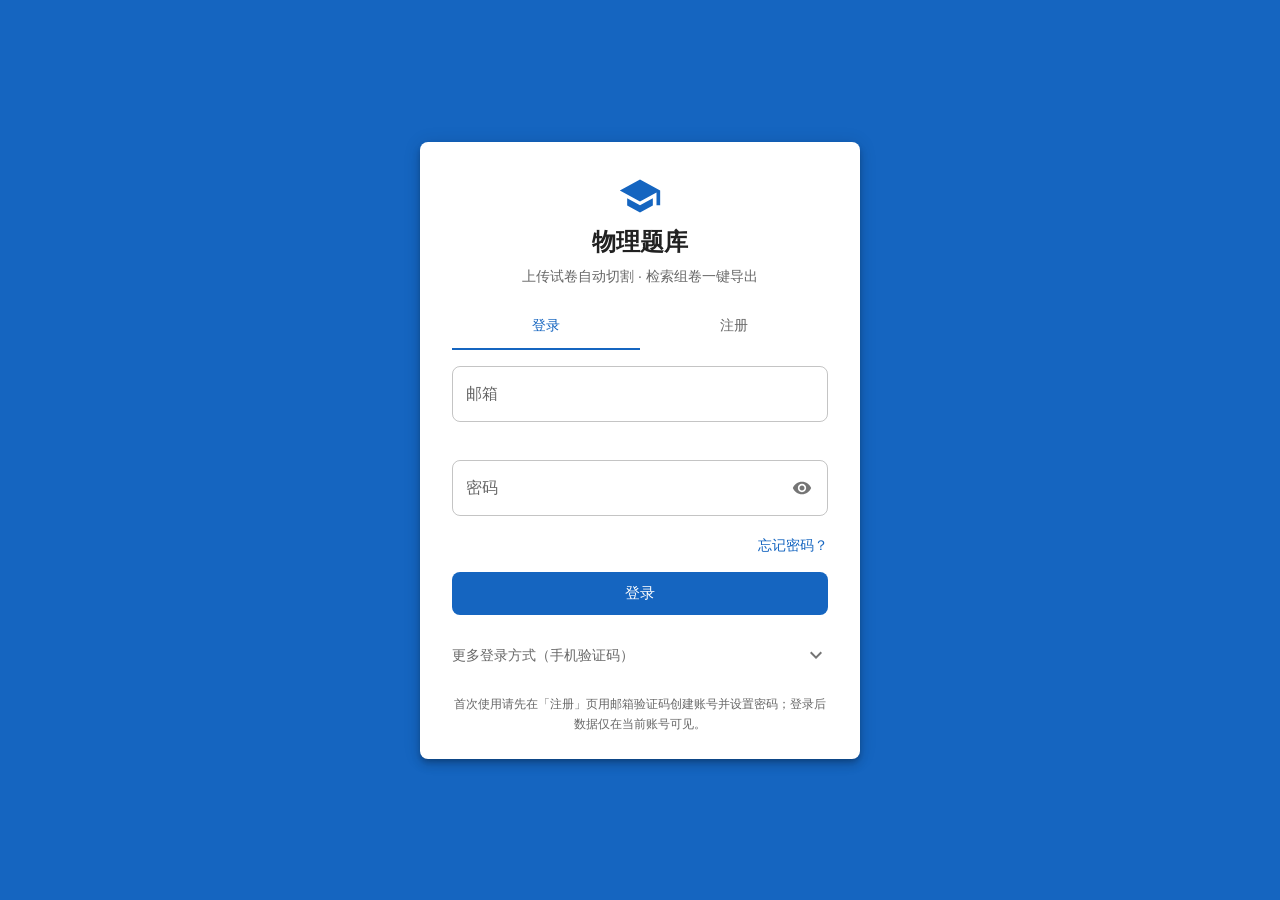
<file: index.html>
<!doctype html>
<html lang="zh-CN">
  <head>
    <meta charset="UTF-8" />
    <link rel="icon" type="image/svg+xml" href="data:image/svg+xml,%3Csvg xmlns='http://www.w3.org/2000/svg' viewBox='0 0 24 24' fill='%231565c0'%3E%3Cpath d='M12 2L1 7l11 5 9-4.09V17h2V7L12 2zM5 13.18v4L12 21l7-3.82v-4L12 17l-7-3.82z'/%3E%3C/svg%3E" />
    <meta name="viewport" content="width=device-width, initial-scale=1.0" />
    <meta http-equiv="Cache-Control" content="no-cache, no-store, must-revalidate" />
    <meta http-equiv="Pragma" content="no-cache" />
    <meta http-equiv="Expires" content="0" />
    <meta name="description" content="个人物理题库：上传试卷自动切割、智能标注、检索组卷、导出打印" />
    <title>物理题库</title>
    <script type="module" crossorigin src="./assets/index-CNrqDYfN.js"></script>
    <link rel="stylesheet" crossorigin href="./assets/index-SzBq64qu.css">
  </head>
  <body>
    <div id="root"></div>
  </body>
</html>
</file>
<file: assets/index-SzBq64qu.css>
@font-face{font-family:KaTeX_AMS;font-style:normal;font-weight:400;src:url(./KaTeX_AMS-Regular-BQhdFMY1.woff2) format("woff2"),url(./KaTeX_AMS-Regular-DMm9YOAa.woff) format("woff"),url(./KaTeX_AMS-Regular-DRggAlZN.ttf) format("truetype")}@font-face{font-family:KaTeX_Caligraphic;font-style:normal;font-weight:700;src:url(./KaTeX_Caligraphic-Bold-Dq_IR9rO.woff2) format("woff2"),url(./KaTeX_Caligraphic-Bold-BEiXGLvX.woff) format("woff"),url(./KaTeX_Caligraphic-Bold-ATXxdsX0.ttf) format("truetype")}@font-face{font-family:KaTeX_Caligraphic;font-style:normal;font-weight:400;src:url(./KaTeX_Caligraphic-Regular-Di6jR-x-.woff2) format("woff2"),url(./KaTeX_Caligraphic-Regular-CTRA-rTL.woff) format("woff"),url(./KaTeX_Caligraphic-Regular-wX97UBjC.ttf) format("truetype")}@font-face{font-family:KaTeX_Fraktur;font-style:normal;font-weight:700;src:url(./KaTeX_Fraktur-Bold-CL6g_b3V.woff2) format("woff2"),url(./KaTeX_Fraktur-Bold-BsDP51OF.woff) format("woff"),url(./KaTeX_Fraktur-Bold-BdnERNNW.ttf) format("truetype")}@font-face{font-family:KaTeX_Fraktur;font-style:normal;font-weight:400;src:url(./KaTeX_Fraktur-Regular-CTYiF6lA.woff2) format("woff2"),url(./KaTeX_Fraktur-Regular-Dxdc4cR9.woff) format("woff"),url(./KaTeX_Fraktur-Regular-CB_wures.ttf) format("truetype")}@font-face{font-family:KaTeX_Main;font-style:normal;font-weight:700;src:url(./KaTeX_Main-Bold-Cx986IdX.woff2) format("woff2"),url(./KaTeX_Main-Bold-Jm3AIy58.woff) format("woff"),url(./KaTeX_Main-Bold-waoOVXN0.ttf) format("truetype")}@font-face{font-family:KaTeX_Main;font-style:italic;font-weight:700;src:url(./KaTeX_Main-BoldItalic-DxDJ3AOS.woff2) format("woff2"),url(./KaTeX_Main-BoldItalic-SpSLRI95.woff) format("woff"),url(./KaTeX_Main-BoldItalic-DzxPMmG6.ttf) format("truetype")}@font-face{font-family:KaTeX_Main;font-style:italic;font-weight:400;src:url(./KaTeX_Main-Italic-NWA7e6Wa.woff2) format("woff2"),url(./KaTeX_Main-Italic-BMLOBm91.woff) format("woff"),url(./KaTeX_Main-Italic-3WenGoN9.ttf) format("truetype")}@font-face{font-family:KaTeX_Main;font-style:normal;font-weight:400;src:url(./KaTeX_Main-Regular-B22Nviop.woff2) format("woff2"),url(./KaTeX_Main-Regular-Dr94JaBh.woff) format("woff"),url(./KaTeX_Main-Regular-ypZvNtVU.ttf) format("truetype")}@font-face{font-family:KaTeX_Math;font-style:italic;font-weight:700;src:url(./KaTeX_Math-BoldItalic-CZnvNsCZ.woff2) format("woff2"),url(./KaTeX_Math-BoldItalic-iY-2wyZ7.woff) format("woff"),url(./KaTeX_Math-BoldItalic-B3XSjfu4.ttf) format("truetype")}@font-face{font-family:KaTeX_Math;font-style:italic;font-weight:400;src:url(./KaTeX_Math-Italic-t53AETM-.woff2) format("woff2"),url(./KaTeX_Math-Italic-DA0__PXp.woff) format("woff"),url(./KaTeX_Math-Italic-flOr_0UB.ttf) format("truetype")}@font-face{font-family:KaTeX_SansSerif;font-style:normal;font-weight:700;src:url(./KaTeX_SansSerif-Bold-D1sUS0GD.woff2) format("woff2"),url(./KaTeX_SansSerif-Bold-DbIhKOiC.woff) format("woff"),url(./KaTeX_SansSerif-Bold-CFMepnvq.ttf) format("truetype")}@font-face{font-family:KaTeX_SansSerif;font-style:italic;font-weight:400;src:url(./KaTeX_SansSerif-Italic-C3H0VqGB.woff2) format("woff2"),url(./KaTeX_SansSerif-Italic-DN2j7dab.woff) format("woff"),url(./KaTeX_SansSerif-Italic-YYjJ1zSn.ttf) format("truetype")}@font-face{font-family:KaTeX_SansSerif;font-style:normal;font-weight:400;src:url(./KaTeX_SansSerif-Regular-DDBCnlJ7.woff2) format("woff2"),url(./KaTeX_SansSerif-Regular-CS6fqUqJ.woff) format("woff"),url(./KaTeX_SansSerif-Regular-BNo7hRIc.ttf) format("truetype")}@font-face{font-family:KaTeX_Script;font-style:normal;font-weight:400;src:url(./KaTeX_Script-Regular-D3wIWfF6.woff2) format("woff2"),url(./KaTeX_Script-Regular-D5yQViql.woff) format("woff"),url(./KaTeX_Script-Regular-C5JkGWo-.ttf) format("truetype")}@font-face{font-family:KaTeX_Size1;font-style:normal;font-weight:400;src:url(./KaTeX_Size1-Regular-mCD8mA8B.woff2) format("woff2"),url(./KaTeX_Size1-Regular-C195tn64.woff) format("woff"),url(./KaTeX_Size1-Regular-Dbsnue_I.ttf) format("truetype")}@font-face{font-family:KaTeX_Size2;font-style:normal;font-weight:400;src:url(./KaTeX_Size2-Regular-Dy4dx90m.woff2) format("woff2"),url(./KaTeX_Size2-Regular-oD1tc_U0.woff) format("woff"),url(./KaTeX_Size2-Regular-B7gKUWhC.ttf) format("truetype")}@font-face{font-family:KaTeX_Size3;font-style:normal;font-weight:400;src:url([data-uri]) format("woff2"),url(./KaTeX_Size3-Regular-CTq5MqoE.woff) format("woff"),url(./KaTeX_Size3-Regular-DgpXs0kz.ttf) format("truetype")}@font-face{font-family:KaTeX_Size4;font-style:normal;font-weight:400;src:url(./KaTeX_Size4-Regular-Dl5lxZxV.woff2) format("woff2"),url(./KaTeX_Size4-Regular-BF-4gkZK.woff) format("woff"),url(./KaTeX_Size4-Regular-DWFBv043.ttf) format("truetype")}@font-face{font-family:KaTeX_Typewriter;font-style:normal;font-weight:400;src:url(./KaTeX_Typewriter-Regular-CO6r4hn1.woff2) format("woff2"),url(./KaTeX_Typewriter-Regular-C0xS9mPB.woff) format("woff"),url(./KaTeX_Typewriter-Regular-D3Ib7_Hf.ttf) format("truetype")}.katex{font: 1.21em KaTeX_Main,Times New Roman,serif;line-height:1.2;text-indent:0;text-rendering:auto}.katex *{-ms-high-contrast-adjust:none!important;border-color:currentColor}.katex .katex-version:after{content:"0.16.11"}.katex .katex-mathml{clip:rect(1px,1px,1px,1px);border:0;height:1px;overflow:hidden;padding:0;position:absolute;width:1px}.katex .katex-html>.newline{display:block}.katex .base{position:relative;white-space:nowrap;width:-moz-min-content;width:min-content}.katex .base,.katex .strut{display:inline-block}.katex .textbf{font-weight:700}.katex .textit{font-style:italic}.katex .textrm{font-family:KaTeX_Main}.katex .textsf{font-family:KaTeX_SansSerif}.katex .texttt{font-family:KaTeX_Typewriter}.katex .mathnormal{font-family:KaTeX_Math;font-style:italic}.katex .mathit{font-family:KaTeX_Main;font-style:italic}.katex .mathrm{font-style:normal}.katex .mathbf{font-family:KaTeX_Main;font-weight:700}.katex .boldsymbol{font-family:KaTeX_Math;font-style:italic;font-weight:700}.katex .amsrm,.katex .mathbb,.katex .textbb{font-family:KaTeX_AMS}.katex .mathcal{font-family:KaTeX_Caligraphic}.katex .mathfrak,.katex .textfrak{font-family:KaTeX_Fraktur}.katex .mathboldfrak,.katex .textboldfrak{font-family:KaTeX_Fraktur;font-weight:700}.katex .mathtt{font-family:KaTeX_Typewriter}.katex .mathscr,.katex .textscr{font-family:KaTeX_Script}.katex .mathsf,.katex .textsf{font-family:KaTeX_SansSerif}.katex .mathboldsf,.katex .textboldsf{font-family:KaTeX_SansSerif;font-weight:700}.katex .mathitsf,.katex .textitsf{font-family:KaTeX_SansSerif;font-style:italic}.katex .mainrm{font-family:KaTeX_Main;font-style:normal}.katex .vlist-t{border-collapse:collapse;display:inline-table;table-layout:fixed}.katex .vlist-r{display:table-row}.katex .vlist{display:table-cell;position:relative;vertical-align:bottom}.katex .vlist>span{display:block;height:0;position:relative}.katex .vlist>span>span{display:inline-block}.katex .vlist>span>.pstrut{overflow:hidden;width:0}.katex .vlist-t2{margin-right:-2px}.katex .vlist-s{display:table-cell;font-size:1px;min-width:2px;vertical-align:bottom;width:2px}.katex .vbox{align-items:baseline;display:inline-flex;flex-direction:column}.katex .hbox{width:100%}.katex .hbox,.katex .thinbox{display:inline-flex;flex-direction:row}.katex .thinbox{max-width:0;width:0}.katex .msupsub{text-align:left}.katex .mfrac>span>span{text-align:center}.katex .mfrac .frac-line{border-bottom-style:solid;display:inline-block;width:100%}.katex .hdashline,.katex .hline,.katex .mfrac .frac-line,.katex .overline .overline-line,.katex .rule,.katex .underline .underline-line{min-height:1px}.katex .mspace{display:inline-block}.katex .clap,.katex .llap,.katex .rlap{position:relative;width:0}.katex .clap>.inner,.katex .llap>.inner,.katex .rlap>.inner{position:absolute}.katex .clap>.fix,.katex .llap>.fix,.katex .rlap>.fix{display:inline-block}.katex .llap>.inner{right:0}.katex .clap>.inner,.katex .rlap>.inner{left:0}.katex .clap>.inner>span{margin-left:-50%;margin-right:50%}.katex .rule{border:0 solid;display:inline-block;position:relative}.katex .hline,.katex .overline .overline-line,.katex .underline .underline-line{border-bottom-style:solid;display:inline-block;width:100%}.katex .hdashline{border-bottom-style:dashed;display:inline-block;width:100%}.katex .sqrt>.root{margin-left:.2777777778em;margin-right:-.5555555556em}.katex .fontsize-ensurer.reset-size1.size1,.katex .sizing.reset-size1.size1{font-size:1em}.katex .fontsize-ensurer.reset-size1.size2,.katex .sizing.reset-size1.size2{font-size:1.2em}.katex .fontsize-ensurer.reset-size1.size3,.katex .sizing.reset-size1.size3{font-size:1.4em}.katex .fontsize-ensurer.reset-size1.size4,.katex .sizing.reset-size1.size4{font-size:1.6em}.katex .fontsize-ensurer.reset-size1.size5,.katex .sizing.reset-size1.size5{font-size:1.8em}.katex .fontsize-ensurer.reset-size1.size6,.katex .sizing.reset-size1.size6{font-size:2em}.katex .fontsize-ensurer.reset-size1.size7,.katex .sizing.reset-size1.size7{font-size:2.4em}.katex .fontsize-ensurer.reset-size1.size8,.katex .sizing.reset-size1.size8{font-size:2.88em}.katex .fontsize-ensurer.reset-size1.size9,.katex .sizing.reset-size1.size9{font-size:3.456em}.katex .fontsize-ensurer.reset-size1.size10,.katex .sizing.reset-size1.size10{font-size:4.148em}.katex .fontsize-ensurer.reset-size1.size11,.katex .sizing.reset-size1.size11{font-size:4.976em}.katex .fontsize-ensurer.reset-size2.size1,.katex .sizing.reset-size2.size1{font-size:.8333333333em}.katex .fontsize-ensurer.reset-size2.size2,.katex .sizing.reset-size2.size2{font-size:1em}.katex .fontsize-ensurer.reset-size2.size3,.katex .sizing.reset-size2.size3{font-size:1.1666666667em}.katex .fontsize-ensurer.reset-size2.size4,.katex .sizing.reset-size2.size4{font-size:1.3333333333em}.katex .fontsize-ensurer.reset-size2.size5,.katex .sizing.reset-size2.size5{font-size:1.5em}.katex .fontsize-ensurer.reset-size2.size6,.katex .sizing.reset-size2.size6{font-size:1.6666666667em}.katex .fontsize-ensurer.reset-size2.size7,.katex .sizing.reset-size2.size7{font-size:2em}.katex .fontsize-ensurer.reset-size2.size8,.katex .sizing.reset-size2.size8{font-size:2.4em}.katex .fontsize-ensurer.reset-size2.size9,.katex .sizing.reset-size2.size9{font-size:2.88em}.katex .fontsize-ensurer.reset-size2.size10,.katex .sizing.reset-size2.size10{font-size:3.4566666667em}.katex .fontsize-ensurer.reset-size2.size11,.katex .sizing.reset-size2.size11{font-size:4.1466666667em}.katex .fontsize-ensurer.reset-size3.size1,.katex .sizing.reset-size3.size1{font-size:.7142857143em}.katex .fontsize-ensurer.reset-size3.size2,.katex .sizing.reset-size3.size2{font-size:.8571428571em}.katex .fontsize-ensurer.reset-size3.size3,.katex .sizing.reset-size3.size3{font-size:1em}.katex .fontsize-ensurer.reset-size3.size4,.katex .sizing.reset-size3.size4{font-size:1.1428571429em}.katex .fontsize-ensurer.reset-size3.size5,.katex .sizing.reset-size3.size5{font-size:1.2857142857em}.katex .fontsize-ensurer.reset-size3.size6,.katex .sizing.reset-size3.size6{font-size:1.4285714286em}.katex .fontsize-ensurer.reset-size3.size7,.katex .sizing.reset-size3.size7{font-size:1.7142857143em}.katex .fontsize-ensurer.reset-size3.size8,.katex .sizing.reset-size3.size8{font-size:2.0571428571em}.katex .fontsize-ensurer.reset-size3.size9,.katex .sizing.reset-size3.size9{font-size:2.4685714286em}.katex .fontsize-ensurer.reset-size3.size10,.katex .sizing.reset-size3.size10{font-size:2.9628571429em}.katex .fontsize-ensurer.reset-size3.size11,.katex .sizing.reset-size3.size11{font-size:3.5542857143em}.katex .fontsize-ensurer.reset-size4.size1,.katex .sizing.reset-size4.size1{font-size:.625em}.katex .fontsize-ensurer.reset-size4.size2,.katex .sizing.reset-size4.size2{font-size:.75em}.katex .fontsize-ensurer.reset-size4.size3,.katex .sizing.reset-size4.size3{font-size:.875em}.katex .fontsize-ensurer.reset-size4.size4,.katex .sizing.reset-size4.size4{font-size:1em}.katex .fontsize-ensurer.reset-size4.size5,.katex .sizing.reset-size4.size5{font-size:1.125em}.katex .fontsize-ensurer.reset-size4.size6,.katex .sizing.reset-size4.size6{font-size:1.25em}.katex .fontsize-ensurer.reset-size4.size7,.katex .sizing.reset-size4.size7{font-size:1.5em}.katex .fontsize-ensurer.reset-size4.size8,.katex .sizing.reset-size4.size8{font-size:1.8em}.katex .fontsize-ensurer.reset-size4.size9,.katex .sizing.reset-size4.size9{font-size:2.16em}.katex .fontsize-ensurer.reset-size4.size10,.katex .sizing.reset-size4.size10{font-size:2.5925em}.katex .fontsize-ensurer.reset-size4.size11,.katex .sizing.reset-size4.size11{font-size:3.11em}.katex .fontsize-ensurer.reset-size5.size1,.katex .sizing.reset-size5.size1{font-size:.5555555556em}.katex .fontsize-ensurer.reset-size5.size2,.katex .sizing.reset-size5.size2{font-size:.6666666667em}.katex .fontsize-ensurer.reset-size5.size3,.katex .sizing.reset-size5.size3{font-size:.7777777778em}.katex .fontsize-ensurer.reset-size5.size4,.katex .sizing.reset-size5.size4{font-size:.8888888889em}.katex .fontsize-ensurer.reset-size5.size5,.katex .sizing.reset-size5.size5{font-size:1em}.katex .fontsize-ensurer.reset-size5.size6,.katex .sizing.reset-size5.size6{font-size:1.1111111111em}.katex .fontsize-ensurer.reset-size5.size7,.katex .sizing.reset-size5.size7{font-size:1.3333333333em}.katex .fontsize-ensurer.reset-size5.size8,.katex .sizing.reset-size5.size8{font-size:1.6em}.katex .fontsize-ensurer.reset-size5.size9,.katex .sizing.reset-size5.size9{font-size:1.92em}.katex .fontsize-ensurer.reset-size5.size10,.katex .sizing.reset-size5.size10{font-size:2.3044444444em}.katex .fontsize-ensurer.reset-size5.size11,.katex .sizing.reset-size5.size11{font-size:2.7644444444em}.katex .fontsize-ensurer.reset-size6.size1,.katex .sizing.reset-size6.size1{font-size:.5em}.katex .fontsize-ensurer.reset-size6.size2,.katex .sizing.reset-size6.size2{font-size:.6em}.katex .fontsize-ensurer.reset-size6.size3,.katex .sizing.reset-size6.size3{font-size:.7em}.katex .fontsize-ensurer.reset-size6.size4,.katex .sizing.reset-size6.size4{font-size:.8em}.katex .fontsize-ensurer.reset-size6.size5,.katex .sizing.reset-size6.size5{font-size:.9em}.katex .fontsize-ensurer.reset-size6.size6,.katex .sizing.reset-size6.size6{font-size:1em}.katex .fontsize-ensurer.reset-size6.size7,.katex .sizing.reset-size6.size7{font-size:1.2em}.katex .fontsize-ensurer.reset-size6.size8,.katex .sizing.reset-size6.size8{font-size:1.44em}.katex .fontsize-ensurer.reset-size6.size9,.katex .sizing.reset-size6.size9{font-size:1.728em}.katex .fontsize-ensurer.reset-size6.size10,.katex .sizing.reset-size6.size10{font-size:2.074em}.katex .fontsize-ensurer.reset-size6.size11,.katex .sizing.reset-size6.size11{font-size:2.488em}.katex .fontsize-ensurer.reset-size7.size1,.katex .sizing.reset-size7.size1{font-size:.4166666667em}.katex .fontsize-ensurer.reset-size7.size2,.katex .sizing.reset-size7.size2{font-size:.5em}.katex .fontsize-ensurer.reset-size7.size3,.katex .sizing.reset-size7.size3{font-size:.5833333333em}.katex .fontsize-ensurer.reset-size7.size4,.katex .sizing.reset-size7.size4{font-size:.6666666667em}.katex .fontsize-ensurer.reset-size7.size5,.katex .sizing.reset-size7.size5{font-size:.75em}.katex .fontsize-ensurer.reset-size7.size6,.katex .sizing.reset-size7.size6{font-size:.8333333333em}.katex .fontsize-ensurer.reset-size7.size7,.katex .sizing.reset-size7.size7{font-size:1em}.katex .fontsize-ensurer.reset-size7.size8,.katex .sizing.reset-size7.size8{font-size:1.2em}.katex .fontsize-ensurer.reset-size7.size9,.katex .sizing.reset-size7.size9{font-size:1.44em}.katex .fontsize-ensurer.reset-size7.size10,.katex .sizing.reset-size7.size10{font-size:1.7283333333em}.katex .fontsize-ensurer.reset-size7.size11,.katex .sizing.reset-size7.size11{font-size:2.0733333333em}.katex .fontsize-ensurer.reset-size8.size1,.katex .sizing.reset-size8.size1{font-size:.3472222222em}.katex .fontsize-ensurer.reset-size8.size2,.katex .sizing.reset-size8.size2{font-size:.4166666667em}.katex .fontsize-ensurer.reset-size8.size3,.katex .sizing.reset-size8.size3{font-size:.4861111111em}.katex .fontsize-ensurer.reset-size8.size4,.katex .sizing.reset-size8.size4{font-size:.5555555556em}.katex .fontsize-ensurer.reset-size8.size5,.katex .sizing.reset-size8.size5{font-size:.625em}.katex .fontsize-ensurer.reset-size8.size6,.katex .sizing.reset-size8.size6{font-size:.6944444444em}.katex .fontsize-ensurer.reset-size8.size7,.katex .sizing.reset-size8.size7{font-size:.8333333333em}.katex .fontsize-ensurer.reset-size8.size8,.katex .sizing.reset-size8.size8{font-size:1em}.katex .fontsize-ensurer.reset-size8.size9,.katex .sizing.reset-size8.size9{font-size:1.2em}.katex .fontsize-ensurer.reset-size8.size10,.katex .sizing.reset-size8.size10{font-size:1.4402777778em}.katex .fontsize-ensurer.reset-size8.size11,.katex .sizing.reset-size8.size11{font-size:1.7277777778em}.katex .fontsize-ensurer.reset-size9.size1,.katex .sizing.reset-size9.size1{font-size:.2893518519em}.katex .fontsize-ensurer.reset-size9.size2,.katex .sizing.reset-size9.size2{font-size:.3472222222em}.katex .fontsize-ensurer.reset-size9.size3,.katex .sizing.reset-size9.size3{font-size:.4050925926em}.katex .fontsize-ensurer.reset-size9.size4,.katex .sizing.reset-size9.size4{font-size:.462962963em}.katex .fontsize-ensurer.reset-size9.size5,.katex .sizing.reset-size9.size5{font-size:.5208333333em}.katex .fontsize-ensurer.reset-size9.size6,.katex .sizing.reset-size9.size6{font-size:.5787037037em}.katex .fontsize-ensurer.reset-size9.size7,.katex .sizing.reset-size9.size7{font-size:.6944444444em}.katex .fontsize-ensurer.reset-size9.size8,.katex .sizing.reset-size9.size8{font-size:.8333333333em}.katex .fontsize-ensurer.reset-size9.size9,.katex .sizing.reset-size9.size9{font-size:1em}.katex .fontsize-ensurer.reset-size9.size10,.katex .sizing.reset-size9.size10{font-size:1.2002314815em}.katex .fontsize-ensurer.reset-size9.size11,.katex .sizing.reset-size9.size11{font-size:1.4398148148em}.katex .fontsize-ensurer.reset-size10.size1,.katex .sizing.reset-size10.size1{font-size:.2410800386em}.katex .fontsize-ensurer.reset-size10.size2,.katex .sizing.reset-size10.size2{font-size:.2892960463em}.katex .fontsize-ensurer.reset-size10.size3,.katex .sizing.reset-size10.size3{font-size:.337512054em}.katex .fontsize-ensurer.reset-size10.size4,.katex .sizing.reset-size10.size4{font-size:.3857280617em}.katex .fontsize-ensurer.reset-size10.size5,.katex .sizing.reset-size10.size5{font-size:.4339440694em}.katex .fontsize-ensurer.reset-size10.size6,.katex .sizing.reset-size10.size6{font-size:.4821600771em}.katex .fontsize-ensurer.reset-size10.size7,.katex .sizing.reset-size10.size7{font-size:.5785920926em}.katex .fontsize-ensurer.reset-size10.size8,.katex .sizing.reset-size10.size8{font-size:.6943105111em}.katex .fontsize-ensurer.reset-size10.size9,.katex .sizing.reset-size10.size9{font-size:.8331726133em}.katex .fontsize-ensurer.reset-size10.size10,.katex .sizing.reset-size10.size10{font-size:1em}.katex .fontsize-ensurer.reset-size10.size11,.katex .sizing.reset-size10.size11{font-size:1.1996142719em}.katex .fontsize-ensurer.reset-size11.size1,.katex .sizing.reset-size11.size1{font-size:.2009646302em}.katex .fontsize-ensurer.reset-size11.size2,.katex .sizing.reset-size11.size2{font-size:.2411575563em}.katex .fontsize-ensurer.reset-size11.size3,.katex .sizing.reset-size11.size3{font-size:.2813504823em}.katex .fontsize-ensurer.reset-size11.size4,.katex .sizing.reset-size11.size4{font-size:.3215434084em}.katex .fontsize-ensurer.reset-size11.size5,.katex .sizing.reset-size11.size5{font-size:.3617363344em}.katex .fontsize-ensurer.reset-size11.size6,.katex .sizing.reset-size11.size6{font-size:.4019292605em}.katex .fontsize-ensurer.reset-size11.size7,.katex .sizing.reset-size11.size7{font-size:.4823151125em}.katex .fontsize-ensurer.reset-size11.size8,.katex .sizing.reset-size11.size8{font-size:.578778135em}.katex .fontsize-ensurer.reset-size11.size9,.katex .sizing.reset-size11.size9{font-size:.6945337621em}.katex .fontsize-ensurer.reset-size11.size10,.katex .sizing.reset-size11.size10{font-size:.8336012862em}.katex .fontsize-ensurer.reset-size11.size11,.katex .sizing.reset-size11.size11{font-size:1em}.katex .delimsizing.size1{font-family:KaTeX_Size1}.katex .delimsizing.size2{font-family:KaTeX_Size2}.katex .delimsizing.size3{font-family:KaTeX_Size3}.katex .delimsizing.size4{font-family:KaTeX_Size4}.katex .delimsizing.mult .delim-size1>span{font-family:KaTeX_Size1}.katex .delimsizing.mult .delim-size4>span{font-family:KaTeX_Size4}.katex .nulldelimiter{display:inline-block;width:.12em}.katex .delimcenter,.katex .op-symbol{position:relative}.katex .op-symbol.small-op{font-family:KaTeX_Size1}.katex .op-symbol.large-op{font-family:KaTeX_Size2}.katex .accent>.vlist-t,.katex .op-limits>.vlist-t{text-align:center}.katex .accent .accent-body{position:relative}.katex .accent .accent-body:not(.accent-full){width:0}.katex .overlay{display:block}.katex .mtable .vertical-separator{display:inline-block;min-width:1px}.katex .mtable .arraycolsep{display:inline-block}.katex .mtable .col-align-c>.vlist-t{text-align:center}.katex .mtable .col-align-l>.vlist-t{text-align:left}.katex .mtable .col-align-r>.vlist-t{text-align:right}.katex .svg-align{text-align:left}.katex svg{fill:currentColor;stroke:currentColor;fill-rule:nonzero;fill-opacity:1;stroke-width:1;stroke-linecap:butt;stroke-linejoin:miter;stroke-miterlimit:4;stroke-dasharray:none;stroke-dashoffset:0;stroke-opacity:1;display:block;height:inherit;position:absolute;width:100%}.katex svg path{stroke:none}.katex img{border-style:none;max-height:none;max-width:none;min-height:0;min-width:0}.katex .stretchy{display:block;overflow:hidden;position:relative;width:100%}.katex .stretchy:after,.katex .stretchy:before{content:""}.katex .hide-tail{overflow:hidden;position:relative;width:100%}.katex .halfarrow-left{left:0;overflow:hidden;position:absolute;width:50.2%}.katex .halfarrow-right{overflow:hidden;position:absolute;right:0;width:50.2%}.katex .brace-left{left:0;overflow:hidden;position:absolute;width:25.1%}.katex .brace-center{left:25%;overflow:hidden;position:absolute;width:50%}.katex .brace-right{overflow:hidden;position:absolute;right:0;width:25.1%}.katex .x-arrow-pad{padding:0 .5em}.katex .cd-arrow-pad{padding:0 .55556em 0 .27778em}.katex .mover,.katex .munder,.katex .x-arrow{text-align:center}.katex .boxpad{padding:0 .3em}.katex .fbox,.katex .fcolorbox{border:.04em solid;box-sizing:border-box}.katex .cancel-pad{padding:0 .2em}.katex .cancel-lap{margin-left:-.2em;margin-right:-.2em}.katex .sout{border-bottom-style:solid;border-bottom-width:.08em}.katex .angl{border-right:.049em solid;border-top:.049em solid;box-sizing:border-box;margin-right:.03889em}.katex .anglpad{padding:0 .03889em}.katex .eqn-num:before{content:"(" counter(katexEqnNo) ")";counter-increment:katexEqnNo}.katex .mml-eqn-num:before{content:"(" counter(mmlEqnNo) ")";counter-increment:mmlEqnNo}.katex .mtr-glue{width:50%}.katex .cd-vert-arrow{display:inline-block;position:relative}.katex .cd-label-left{display:inline-block;position:absolute;right:calc(50% + .3em);text-align:left}.katex .cd-label-right{display:inline-block;left:calc(50% + .3em);position:absolute;text-align:right}.katex-display{display:block;margin:1em 0;text-align:center}.katex-display>.katex{display:block;text-align:center;white-space:nowrap}.katex-display>.katex>.katex-html{display:block;position:relative}.katex-display>.katex>.katex-html>.tag{position:absolute;right:0}.katex-display.leqno>.katex>.katex-html>.tag{left:0;right:auto}.katex-display.fleqn>.katex{padding-left:2em;text-align:left}body{counter-reset:katexEqnNo mmlEqnNo}*,:before,:after{--tw-border-spacing-x: 0;--tw-border-spacing-y: 0;--tw-translate-x: 0;--tw-translate-y: 0;--tw-rotate: 0;--tw-skew-x: 0;--tw-skew-y: 0;--tw-scale-x: 1;--tw-scale-y: 1;--tw-pan-x: ;--tw-pan-y: ;--tw-pinch-zoom: ;--tw-scroll-snap-strictness: proximity;--tw-gradient-from-position: ;--tw-gradient-via-position: ;--tw-gradient-to-position: ;--tw-ordinal: ;--tw-slashed-zero: ;--tw-numeric-figure: ;--tw-numeric-spacing: ;--tw-numeric-fraction: ;--tw-ring-inset: ;--tw-ring-offset-width: 0px;--tw-ring-offset-color: #fff;--tw-ring-color: rgb(59 130 246 / .5);--tw-ring-offset-shadow: 0 0 #0000;--tw-ring-shadow: 0 0 #0000;--tw-shadow: 0 0 #0000;--tw-shadow-colored: 0 0 #0000;--tw-blur: ;--tw-brightness: ;--tw-contrast: ;--tw-grayscale: ;--tw-hue-rotate: ;--tw-invert: ;--tw-saturate: ;--tw-sepia: ;--tw-drop-shadow: ;--tw-backdrop-blur: ;--tw-backdrop-brightness: ;--tw-backdrop-contrast: ;--tw-backdrop-grayscale: ;--tw-backdrop-hue-rotate: ;--tw-backdrop-invert: ;--tw-backdrop-opacity: ;--tw-backdrop-saturate: ;--tw-backdrop-sepia: ;--tw-contain-size: ;--tw-contain-layout: ;--tw-contain-paint: ;--tw-contain-style: }::backdrop{--tw-border-spacing-x: 0;--tw-border-spacing-y: 0;--tw-translate-x: 0;--tw-translate-y: 0;--tw-rotate: 0;--tw-skew-x: 0;--tw-skew-y: 0;--tw-scale-x: 1;--tw-scale-y: 1;--tw-pan-x: ;--tw-pan-y: ;--tw-pinch-zoom: ;--tw-scroll-snap-strictness: proximity;--tw-gradient-from-position: ;--tw-gradient-via-position: ;--tw-gradient-to-position: ;--tw-ordinal: ;--tw-slashed-zero: ;--tw-numeric-figure: ;--tw-numeric-spacing: ;--tw-numeric-fraction: ;--tw-ring-inset: ;--tw-ring-offset-width: 0px;--tw-ring-offset-color: #fff;--tw-ring-color: rgb(59 130 246 / .5);--tw-ring-offset-shadow: 0 0 #0000;--tw-ring-shadow: 0 0 #0000;--tw-shadow: 0 0 #0000;--tw-shadow-colored: 0 0 #0000;--tw-blur: ;--tw-brightness: ;--tw-contrast: ;--tw-grayscale: ;--tw-hue-rotate: ;--tw-invert: ;--tw-saturate: ;--tw-sepia: ;--tw-drop-shadow: ;--tw-backdrop-blur: ;--tw-backdrop-brightness: ;--tw-backdrop-contrast: ;--tw-backdrop-grayscale: ;--tw-backdrop-hue-rotate: ;--tw-backdrop-invert: ;--tw-backdrop-opacity: ;--tw-backdrop-saturate: ;--tw-backdrop-sepia: ;--tw-contain-size: ;--tw-contain-layout: ;--tw-contain-paint: ;--tw-contain-style: }*,:before,:after{box-sizing:border-box;border-width:0;border-style:solid;border-color:#e5e7eb}:before,:after{--tw-content: ""}html,:host{line-height:1.5;-webkit-text-size-adjust:100%;-moz-tab-size:4;-o-tab-size:4;tab-size:4;font-family:ui-sans-serif,system-ui,sans-serif,"Apple Color Emoji","Segoe UI Emoji",Segoe UI Symbol,"Noto Color Emoji";font-feature-settings:normal;font-variation-settings:normal;-webkit-tap-highlight-color:transparent}body{margin:0;line-height:inherit}hr{height:0;color:inherit;border-top-width:1px}abbr:where([title]){-webkit-text-decoration:underline dotted;text-decoration:underline dotted}h1,h2,h3,h4,h5,h6{font-size:inherit;font-weight:inherit}a{color:inherit;text-decoration:inherit}b,strong{font-weight:bolder}code,kbd,samp,pre{font-family:ui-monospace,SFMono-Regular,Menlo,Monaco,Consolas,Liberation Mono,Courier New,monospace;font-feature-settings:normal;font-variation-settings:normal;font-size:1em}small{font-size:80%}sub,sup{font-size:75%;line-height:0;position:relative;vertical-align:baseline}sub{bottom:-.25em}sup{top:-.5em}table{text-indent:0;border-color:inherit;border-collapse:collapse}button,input,optgroup,select,textarea{font-family:inherit;font-feature-settings:inherit;font-variation-settings:inherit;font-size:100%;font-weight:inherit;line-height:inherit;letter-spacing:inherit;color:inherit;margin:0;padding:0}button,select{text-transform:none}button,input:where([type=button]),input:where([type=reset]),input:where([type=submit]){-webkit-appearance:button;background-color:transparent;background-image:none}:-moz-focusring{outline:auto}:-moz-ui-invalid{box-shadow:none}progress{vertical-align:baseline}::-webkit-inner-spin-button,::-webkit-outer-spin-button{height:auto}[type=search]{-webkit-appearance:textfield;outline-offset:-2px}::-webkit-search-decoration{-webkit-appearance:none}::-webkit-file-upload-button{-webkit-appearance:button;font:inherit}summary{display:list-item}blockquote,dl,dd,h1,h2,h3,h4,h5,h6,hr,figure,p,pre{margin:0}fieldset{margin:0;padding:0}legend{padding:0}ol,ul,menu{list-style:none;margin:0;padding:0}dialog{padding:0}textarea{resize:vertical}input::-moz-placeholder,textarea::-moz-placeholder{opacity:1;color:#9ca3af}input::placeholder,textarea::placeholder{opacity:1;color:#9ca3af}button,[role=button]{cursor:pointer}:disabled{cursor:default}img,svg,video,canvas,audio,iframe,embed,object{display:block;vertical-align:middle}img,video{max-width:100%;height:auto}[hidden]:where(:not([hidden=until-found])){display:none}.\!container{width:100%!important}.container{width:100%}@media (min-width: 640px){.\!container{max-width:640px!important}.container{max-width:640px}}@media (min-width: 768px){.\!container{max-width:768px!important}.container{max-width:768px}}@media (min-width: 1024px){.\!container{max-width:1024px!important}.container{max-width:1024px}}@media (min-width: 1280px){.\!container{max-width:1280px!important}.container{max-width:1280px}}@media (min-width: 1536px){.\!container{max-width:1536px!important}.container{max-width:1536px}}.visible{visibility:visible}.static{position:static}.fixed{position:fixed}.absolute{position:absolute}.relative{position:relative}.sticky{position:sticky}.\!block{display:block!important}.block{display:block}.flex{display:flex}.inline-flex{display:inline-flex}.table{display:table}.grid{display:grid}.hidden{display:none}.transform{transform:translate(var(--tw-translate-x),var(--tw-translate-y)) rotate(var(--tw-rotate)) skew(var(--tw-skew-x)) skewY(var(--tw-skew-y)) scaleX(var(--tw-scale-x)) scaleY(var(--tw-scale-y))}.resize{resize:both}.border{border-width:1px}.underline{text-decoration-line:underline}.overline{text-decoration-line:overline}.filter{filter:var(--tw-blur) var(--tw-brightness) var(--tw-contrast) var(--tw-grayscale) var(--tw-hue-rotate) var(--tw-invert) var(--tw-saturate) var(--tw-sepia) var(--tw-drop-shadow)}.transition{transition-property:color,background-color,border-color,text-decoration-color,fill,stroke,opacity,box-shadow,transform,filter,backdrop-filter;transition-timing-function:cubic-bezier(.4,0,.2,1);transition-duration:.15s}html,body,#root{height:100%}body{margin:0;font-family:Roboto,PingFang SC,Hiragino Sans GB,Microsoft YaHei,Helvetica Neue,Arial,sans-serif;-webkit-font-smoothing:antialiased;background-color:#f5f7fa}.stem-text{white-space:pre-wrap;word-break:break-word}.katex,.katex-display{white-space:normal}.katex{font-size:1.05em}#paper-print-root .katex-display{margin:.4em 0}@media print{.katex-display{-moz-column-break-inside:avoid;break-inside:avoid;page-break-inside:avoid}}#paper-print-root{width:210mm;max-width:100%;min-height:297mm;margin:0 auto;padding:18mm 16mm;background:#fff;box-shadow:0 2px 12px #00000026;box-sizing:border-box;color:#000}#paper-print-root .paper-title{text-align:center;font-size:22px;font-weight:700;margin:0 0 8px}#paper-print-root .paper-info-line{text-align:center;font-size:14px;margin:0 0 6px;letter-spacing:1px}#paper-print-root .paper-divider{border:none;border-top:1.5px solid #000;margin:8px 0 20px}#paper-print-root .section-title{font-size:15px;font-weight:700;margin:18px 0 8px}#paper-print-root .question-block{margin:0 0 14px;font-size:14px;line-height:1.7}#paper-print-root .question-options{margin:4px 0 0;padding-left:2em}#paper-print-root .question-options p{margin:2px 0}#paper-print-root .answer-page{margin-top:24px}@media (max-width: 900px){#paper-print-root{width:100%;min-height:auto;padding:24px 16px}}@media print{@page{size:A4;margin:15mm 16mm}.no-print{display:none!important}body{background:#fff!important}#paper-print-root{width:auto;min-height:auto;margin:0;padding:0;box-shadow:none;max-width:none}#paper-print-root .question-block{-moz-column-break-inside:avoid;break-inside:avoid;page-break-inside:avoid}#paper-print-root .answer-page{page-break-before:always;-moz-column-break-before:page;break-before:page;margin-top:0}}
</file>
